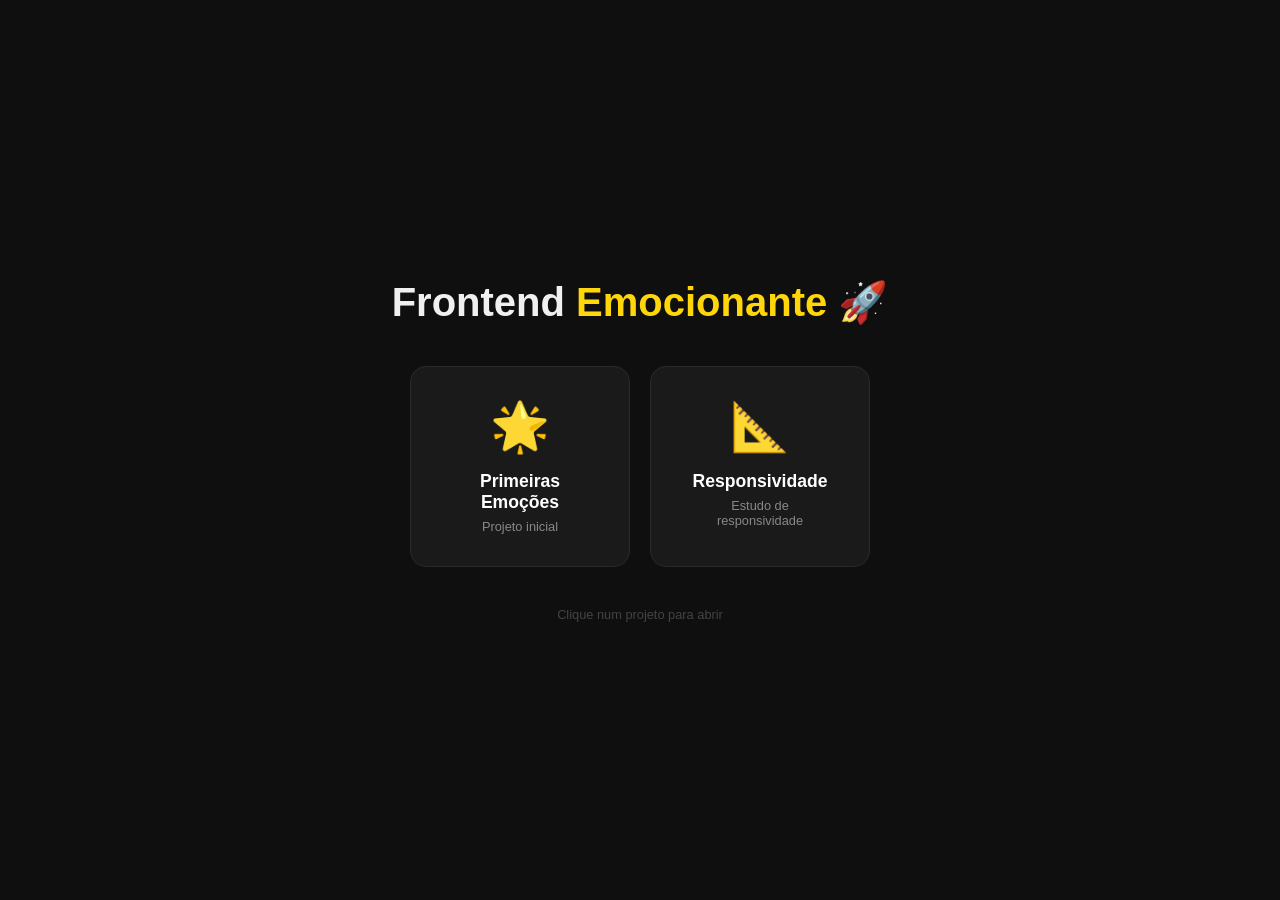
<file: index.html>
<!DOCTYPE html>
<html lang="pt-BR">
<head>
  <meta charset="UTF-8">
  <meta name="viewport" content="width=device-width, initial-scale=1.0">
  <title>Frontend Emocionante</title>
  <style>
    * { box-sizing: border-box; margin: 0; padding: 0; }

    body {
      font-family: sans-serif;
      background: #0f0f0f;
      color: white;
      min-height: 100vh;
      display: flex;
      flex-direction: column;
      align-items: center;
      justify-content: center;
      gap: 40px;
      padding: 40px 16px;
    }

    h1 {
      font-size: clamp(1.5rem, 4vw, 2.5rem);
      text-align: center;
      color: #f0f0f0;
    }

    h1 span { color: #ffd60a; }

    .projetos {
      display: flex;
      flex-wrap: wrap;
      gap: 20px;
      justify-content: center;
    }

    .card {
      background: #1a1a1a;
      border: 1px solid #2a2a2a;
      border-radius: 16px;
      padding: 32px 40px;
      text-align: center;
      text-decoration: none;
      color: white;
      width: 220px;
      transition: transform 0.2s, border-color 0.2s;
    }

    .card:hover {
      transform: translateY(-4px);
      border-color: #ffd60a;
    }

    .card .emoji { font-size: 3rem; margin-bottom: 16px; }

    .card h2 { font-size: 1.1rem; margin-bottom: 6px; }

    .card p { font-size: 0.8rem; color: #888; }

    footer { color: #444; font-size: 0.8rem; }
  </style>
</head>
<body>

  <h1>Frontend <span>Emocionante</span> 🚀</h1>

  <div class="projetos">
    <a class="card" href="primeiras_emocoes/index.html">
      <div class="emoji">🌟</div>
      <h2>Primeiras Emoções</h2>
      <p>Projeto inicial</p>
    </a>

    <a class="card" href="responsividade/index.html">
      <div class="emoji">📐</div>
      <h2>Responsividade</h2>
      <p>Estudo de responsividade</p>
    </a>
  </div>

  <footer>Clique num projeto para abrir</footer>

</body>
</html>
</file>
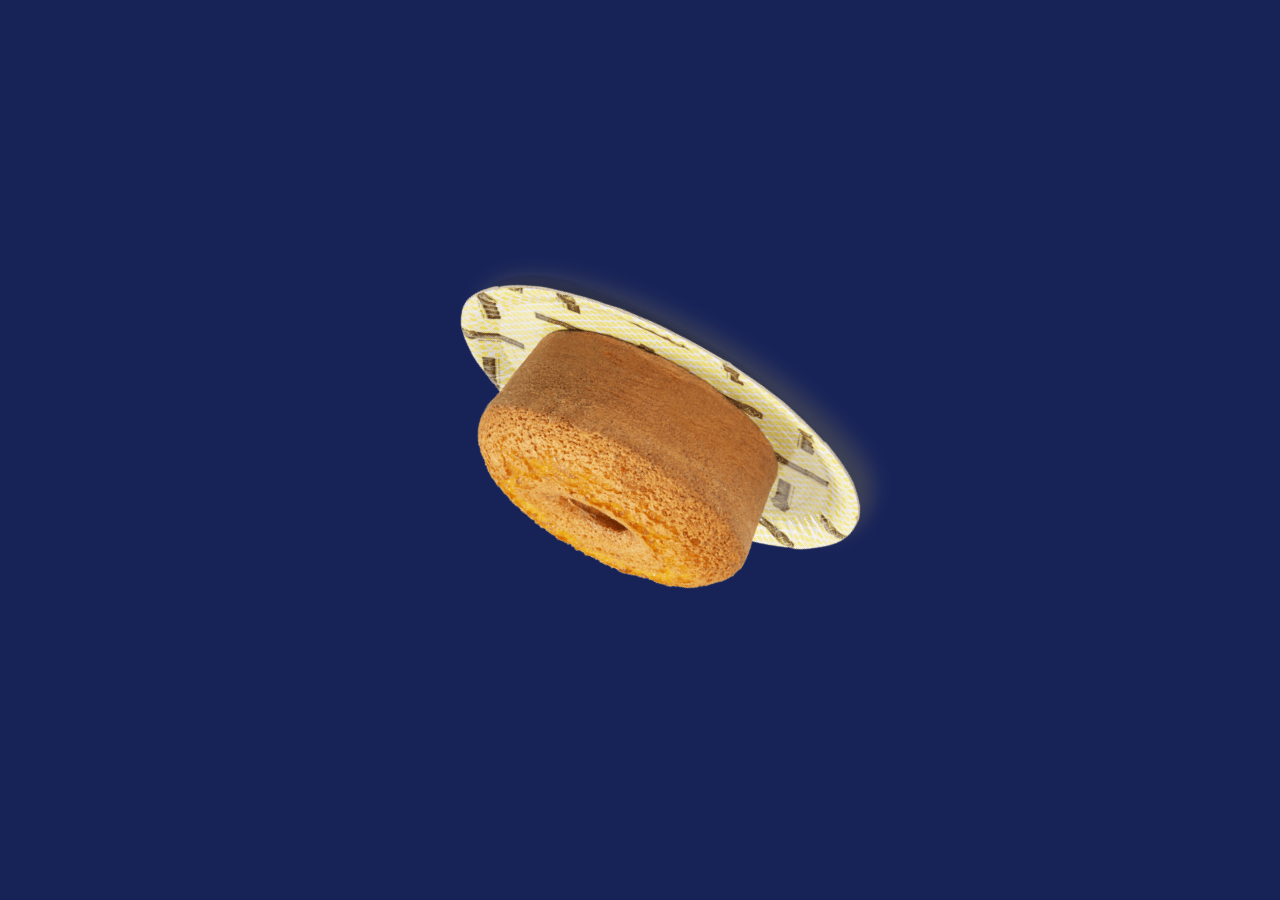
<file: primeiras_emocoes/index.html>
<!DOCTYPE html>
<html lang="pt-BR">
<head>
  <meta charset="UTF-8" />
  <meta name="viewport" content="width=device-width, initial-scale=1.0" />
  <title>Projeto</title>
  <link rel="stylesheet" href="style.css" />
</head>
<body>

 <div class="center">
 <img src="fuba.png" alt="imagem"/3>

 </div>
<script src="app.js"></script>
</body>
</html>
</file>
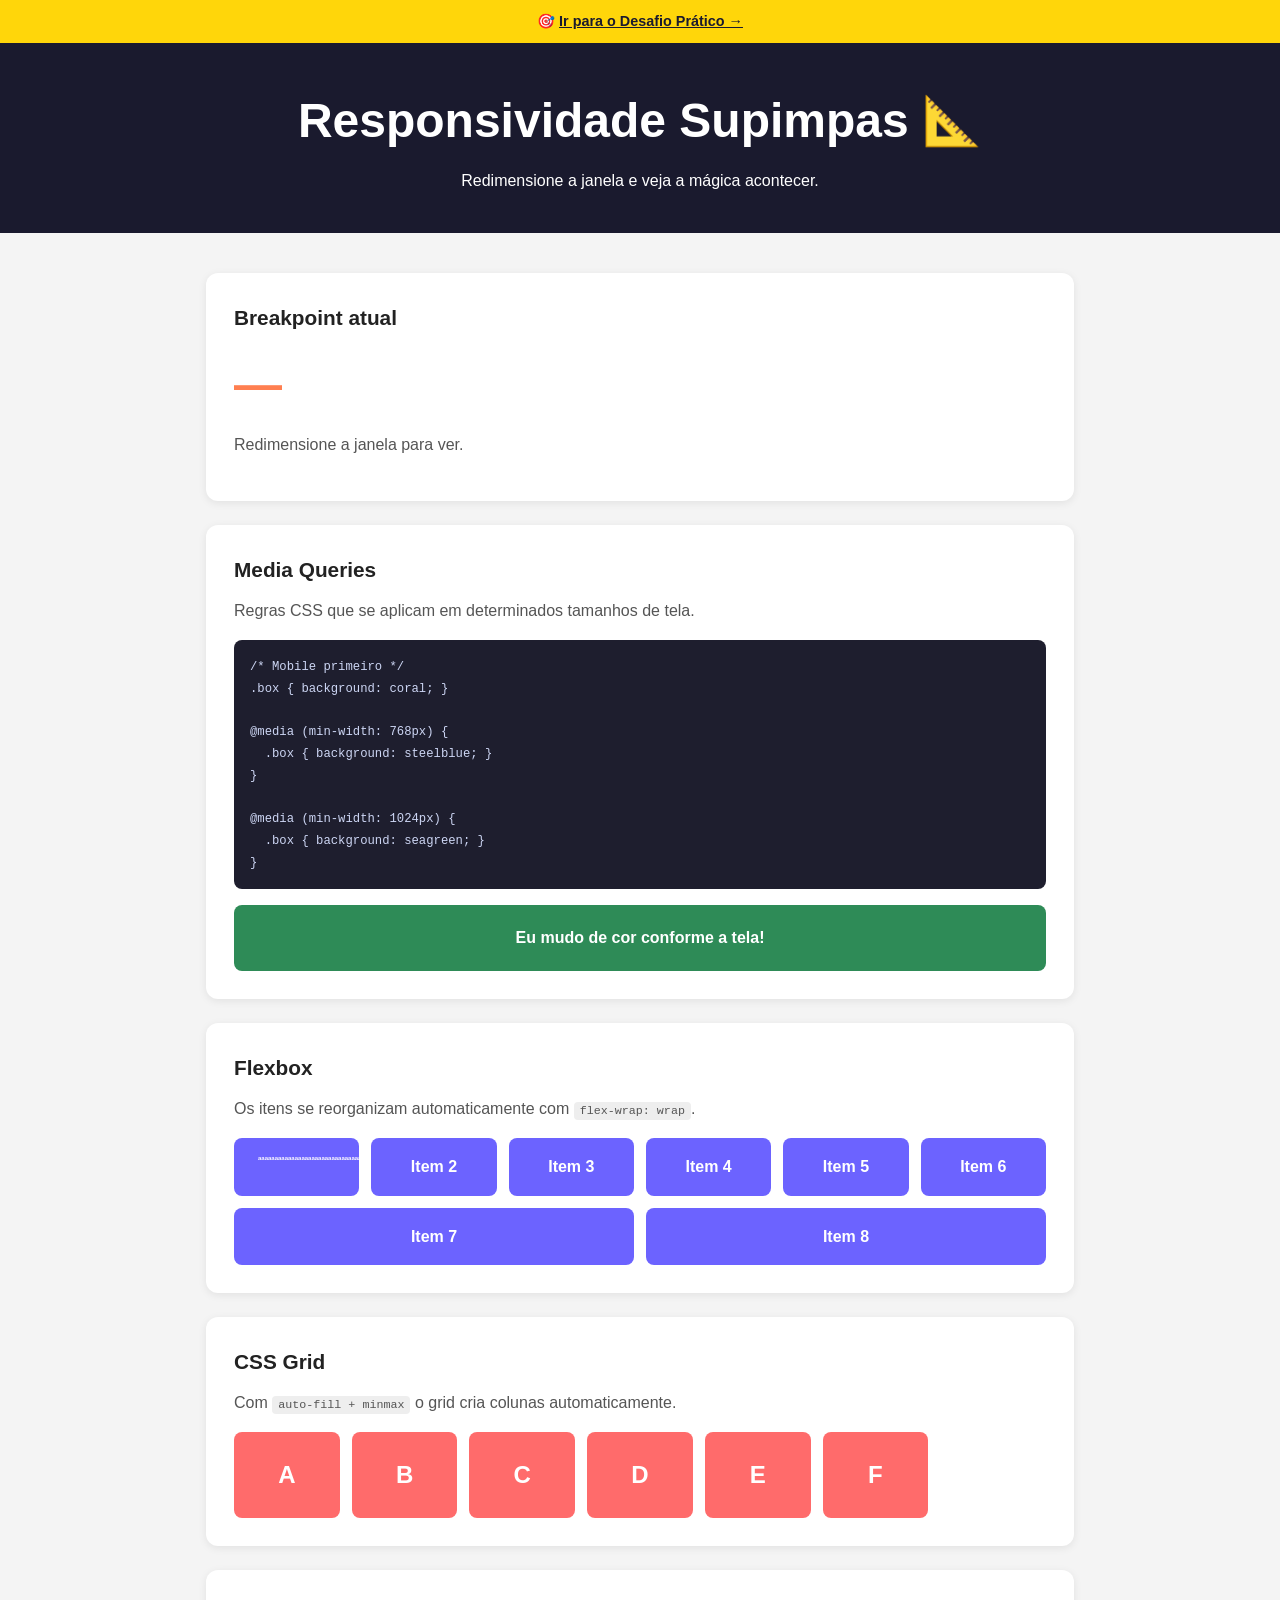
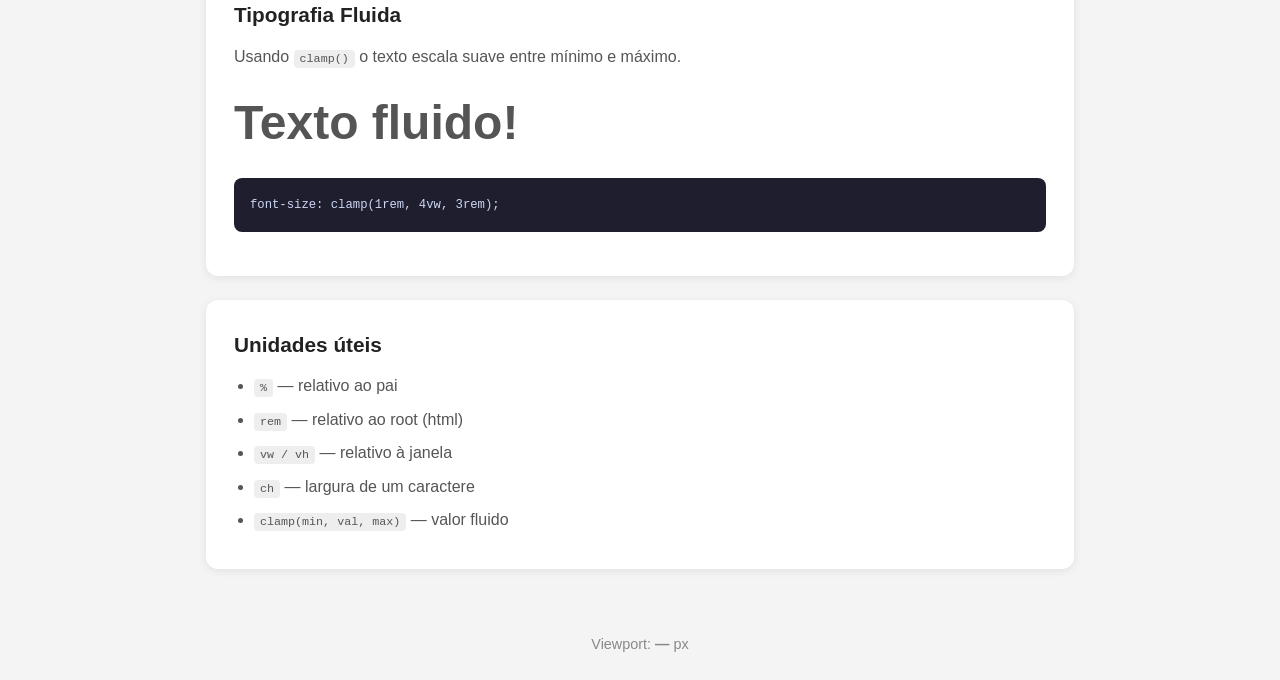
<file: responsividade/index.html>
<!DOCTYPE html>
<html lang="pt-BR">
<head>
  <meta charset="UTF-8">
  <meta name="viewport" content="width=device-width, initial-scale=1.0">
  <title>Responsividade Supimpas</title>
  <link rel="stylesheet" href="style.css">
</head>
<body>

  <div style="background:#ffd60a;text-align:center;padding:10px;font-size:0.9rem;font-weight:bold;">
    🎯 <a href="desafio.html" style="color:#1a1a2e;">Ir para o Desafio Prático →</a>
  </div>

  <header>
    <h1>Responsividade Supimpas 📐</h1>
    <p>Redimensione a janela e veja a mágica acontecer.</p>
  </header>

  <main>

    <!-- BREAKPOINT ATUAL -->
    <section class="card">
      <h2>Breakpoint atual</h2>
      <div class="breakpoint-label" id="bpLabel">—</div>
      <p id="bpDesc">Redimensione a janela para ver.</p>
    </section>

    <!-- MEDIA QUERIES -->
    <section class="card">
      <h2>Media Queries</h2>
      <p>Regras CSS que se aplicam em determinados tamanhos de tela.</p>
      <pre><code>/* Mobile primeiro */
.box { background: coral; }

@media (min-width: 768px) {
  .box { background: steelblue; }
}

@media (min-width: 1024px) {
  .box { background: seagreen; }
}</code></pre>
      <div class="mq-box">Eu mudo de cor conforme a tela!</div>
    </section>

    <!-- FLEXBOX -->
    <section class="card">
      <h2>Flexbox</h2>
      <p>Os itens se reorganizam automaticamente com <code>flex-wrap: wrap</code>.</p>
      <div class="flex-demo">
        <div class="flex-item">aaaaaaaaaaaaaaaaaaaaaaaaaaaaaaaaaaaaaaaaaaaaaaaaaaaaaaaaaaaaaaaaaaaaaaaaa</div>
        <div class="flex-item">Item 2</div>
        <div class="flex-item">Item 3</div>
        <div class="flex-item">Item 4</div>
         <div class="flex-item">Item 5</div>
        <div class="flex-item">Item 6</div>
        <div class="flex-item">Item 7</div>
        <div class="flex-item">Item 8</div>
      </div>
    </section>

    <!-- GRID -->
    <section class="card">
      <h2>CSS Grid</h2>
      <p>Com <code>auto-fill + minmax</code> o grid cria colunas automaticamente.</p>
      <div class="grid-demo">
        <div class="grid-item">A</div>
        <div class="grid-item">B</div>
        <div class="grid-item">C</div>
        <div class="grid-item">D</div>
        <div class="grid-item">E</div>
        <div class="grid-item">F</div>
      </div>
    </section>

    <!-- TIPOGRAFIA FLUIDA -->
    <section class="card">
      <h2>Tipografia Fluida</h2>
      <p>Usando <code>clamp()</code> o texto escala suave entre mínimo e máximo.</p>
      <p class="fluid-text">Texto fluido!</p>
      <pre><code>font-size: clamp(1rem, 4vw, 3rem);</code></pre>
    </section>

    <!-- UNIDADES -->
    <section class="card">
      <h2>Unidades úteis</h2>
      <ul>
        <li><code>%</code> — relativo ao pai</li>
        <li><code>rem</code> — relativo ao root (html)</li>
        <li><code>vw / vh</code> — relativo à janela</li>
        <li><code>ch</code> — largura de um caractere</li>
        <li><code>clamp(min, val, max)</code> — valor fluido</li>
      </ul>
    </section>

  </main>

  <footer>
    <p>Viewport: <strong id="vpSize">—</strong> px</p>
  </footer>

  <script src="app.js"></script>
</body>
</html>
</file>
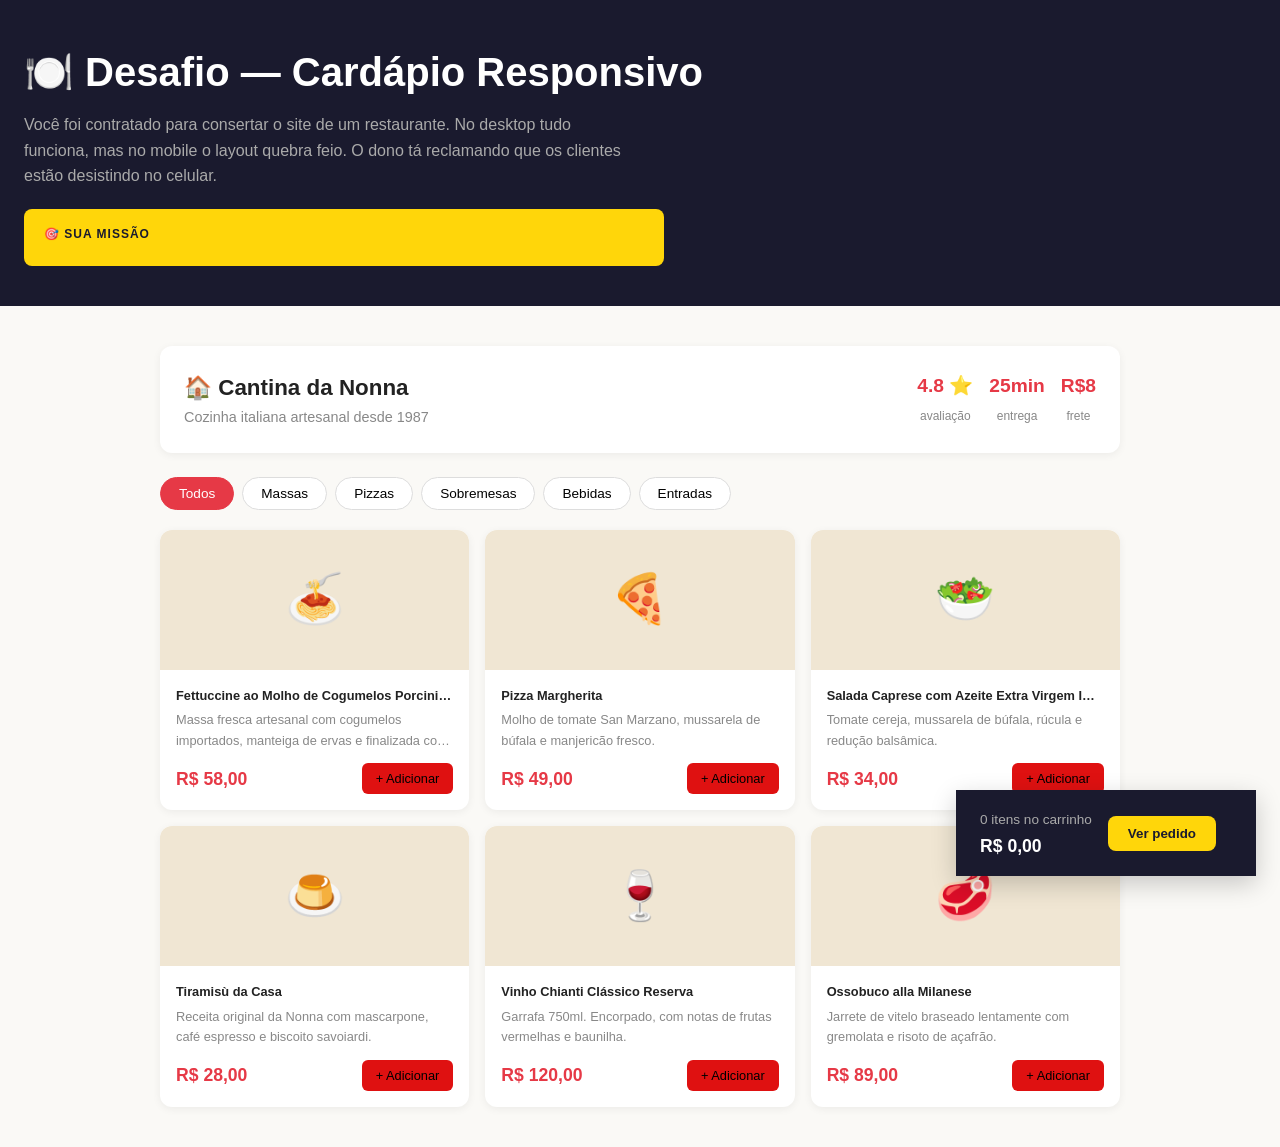
<file: reponsividade_desafio/desafio.html>
<!DOCTYPE html>
<html lang="pt-BR">
<head>
  <meta charset="UTF-8">
  <meta name="viewport" content="width=device-width, initial-scale=1.0">
  <title>Desafio — Cardápio Responsivo</title>
  <link rel="stylesheet" href="style.css">
</head>
<body>

  <!-- BRIEF DO DESAFIO -->
  <div class="brief">
    <h1>🍽️ Desafio — Cardápio Responsivo</h1>
    <p>
      Você foi contratado para consertar o site de um restaurante. No desktop tudo funciona, mas no mobile o layout quebra feio. O dono tá reclamando que os clientes estão desistindo no celular.
    </p>
    <div class="missao">
      <strong>🎯 Sua missão</strong>
    </div>
  </div>

  <!-- SITE DO RESTAURANTE (QUEBRADO NO MOBILE) -->
  <div class="site">

    <div class="restaurant-header">
      <div class="restaurant-info">
        <h2>🏠 Cantina da Nonna</h2>
        <p>Cozinha italiana artesanal desde 1987</p>
      </div>
      <div class="restaurant-meta">
        <div class="meta-item">
          <span>4.8 ⭐</span>
          <small>avaliação</small>
        </div>
        <div class="meta-item">
          <span>25min</span>
          <small>entrega</small>
        </div>
        <div class="meta-item">
          <span>R$8</span>
          <small>frete</small>
        </div>
      </div>
    </div>

    <div class="filtros">
      <button class="filtro-btn ativo">Todos</button>
      <button class="filtro-btn">Massas</button>
      <button class="filtro-btn">Pizzas</button>
      <button class="filtro-btn">Sobremesas</button>
      <button class="filtro-btn">Bebidas</button>
      <button class="filtro-btn">Entradas</button>
    </div>

    <div class="menu-grid">

      <div class="prato-card">
        <div class="prato-img">🍝</div>
        <div class="prato-info">
          <div class="prato-nome">Fettuccine ao Molho de Cogumelos Porcini com Trufas Negras</div>
          <div class="prato-desc">Massa fresca artesanal com cogumelos importados, manteiga de ervas e finalizada com trufa negra ralada na hora.</div>
          <div class="prato-footer">
            <span class="prato-preco">R$ 58,00</span>
            <button class="btn-add">+ Adicionar</button>
          </div>
        </div>
      </div>

      <div class="prato-card">
        <div class="prato-img">🍕</div>
        <div class="prato-info">
          <div class="prato-nome">Pizza Margherita</div>
          <div class="prato-desc">Molho de tomate San Marzano, mussarela de búfala e manjericão fresco.</div>
          <div class="prato-footer">
            <span class="prato-preco">R$ 49,00</span>
            <button class="btn-add">+ Adicionar</button>
          </div>
        </div>
      </div>

      <div class="prato-card">
        <div class="prato-img">🥗</div>
        <div class="prato-info">
          <div class="prato-nome">Salada Caprese com Azeite Extra Virgem Importado</div>
          <div class="prato-desc">Tomate cereja, mussarela de búfala, rúcula e redução balsâmica.</div>
          <div class="prato-footer">
            <span class="prato-preco">R$ 34,00</span>
            <button class="btn-add">+ Adicionar</button>
          </div>
        </div>
      </div>

      <div class="prato-card">
        <div class="prato-img">🍮</div>
        <div class="prato-info">
          <div class="prato-nome">Tiramisù da Casa</div>
          <div class="prato-desc">Receita original da Nonna com mascarpone, café espresso e biscoito savoiardi.</div>
          <div class="prato-footer">
            <span class="prato-preco">R$ 28,00</span>
            <button class="btn-add">+ Adicionar</button>
          </div>
        </div>
      </div>

      <div class="prato-card">
        <div class="prato-img">🍷</div>
        <div class="prato-info">
          <div class="prato-nome">Vinho Chianti Clássico Reserva</div>
          <div class="prato-desc">Garrafa 750ml. Encorpado, com notas de frutas vermelhas e baunilha.</div>
          <div class="prato-footer">
            <span class="prato-preco">R$ 120,00</span>
            <button class="btn-add">+ Adicionar</button>
          </div>
        </div>
      </div>

      <div class="prato-card">
        <div class="prato-img">🥩</div>
        <div class="prato-info">
          <div class="prato-nome">Ossobuco alla Milanese</div>
          <div class="prato-desc">Jarrete de vitelo braseado lentamente com gremolata e risoto de açafrão.</div>
          <div class="prato-footer">
            <span class="prato-preco">R$ 89,00</span>
            <button class="btn-add">+ Adicionar</button>
          </div>
        </div>
      </div>

    </div>
  </div>

  <!-- BARRA DE PEDIDO FIXA -->
  <div class="pedido-bar ">
    <div>
      <span class="pedido-bar-itens">0 itens no carrinho</span>
      <strong class="pedido-bar-total">R$ 0,00</strong>
    </div>
    <button id="verPedido">Ver pedido</button>
    <div id="conteudo"></div>
  </div>

  <script src="app.js"></script>

  <script>
    document.getElementById('verPedido').addEventListener('click', function() {
      window.location.href = 'pedido.html';
      //window.location.href → abre na mesma aba
    });
  </script>
  <script src="pedido.js"></script>
 

  
</body>
</html>
</file>
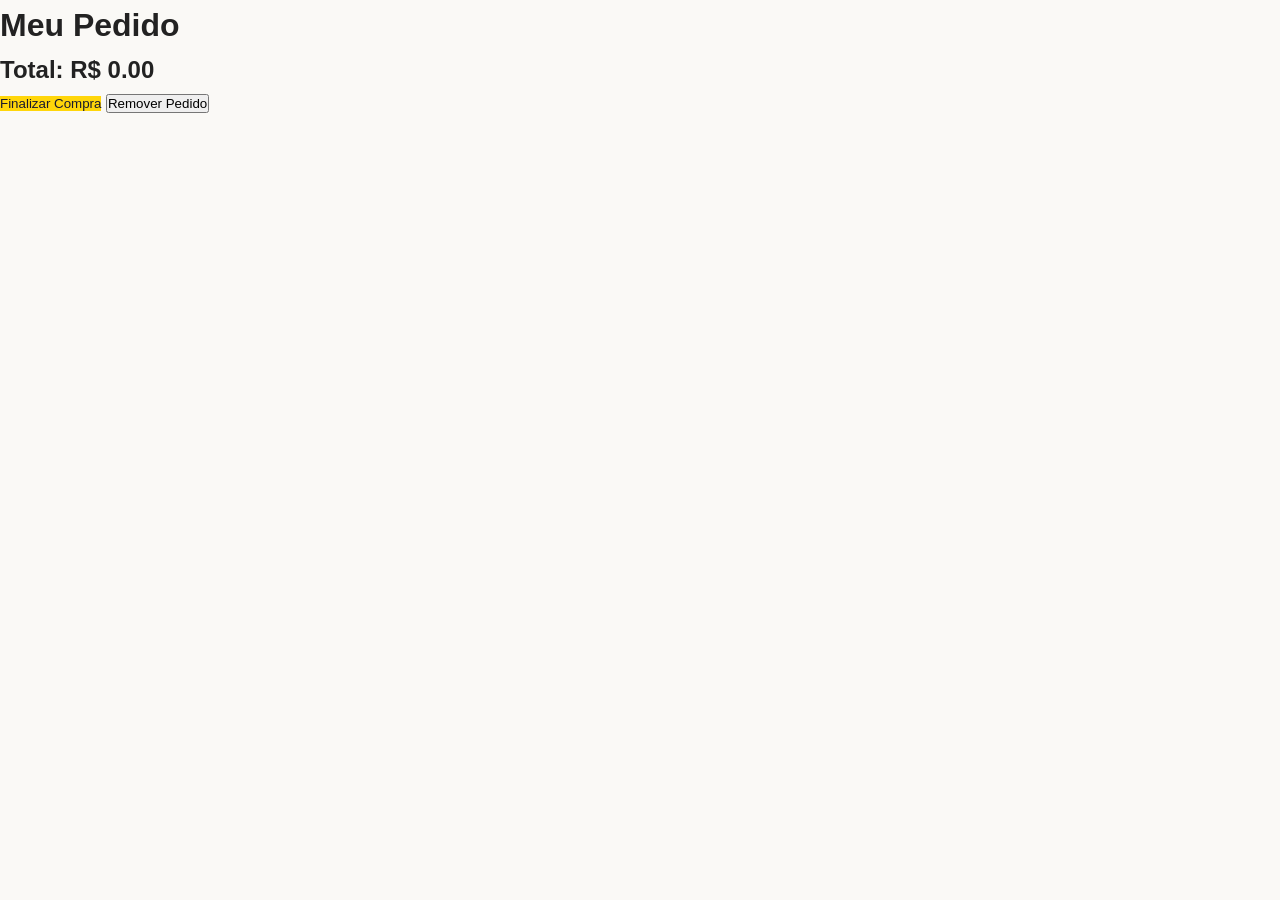
<file: reponsividade_desafio/pedido.html>
<!DOCTYPE html>
<html lang="pt-BR">
<head>
  <meta charset="UTF-8">
  <meta name="viewport" content="width=device-width, initial-scale=1.0">
  <title>Meu Pedido</title>
  <link rel="stylesheet" href="style.css">
</head>
<body>

  <h1> Meu Pedido</h1>

  <div id="lista-pedidos">
  </div>

  <h2 id="total"> Total: R$ 0,00</h2>

  <button id="finalizarCompra" class="finalizar-btn">
    Finalizar Compra </button>
    <button id="RemoverPedido" class="Remover-btn">
      Remover Pedido
    </button>

  <script src="pedido.js"></script>

</body>
</html>
</file>
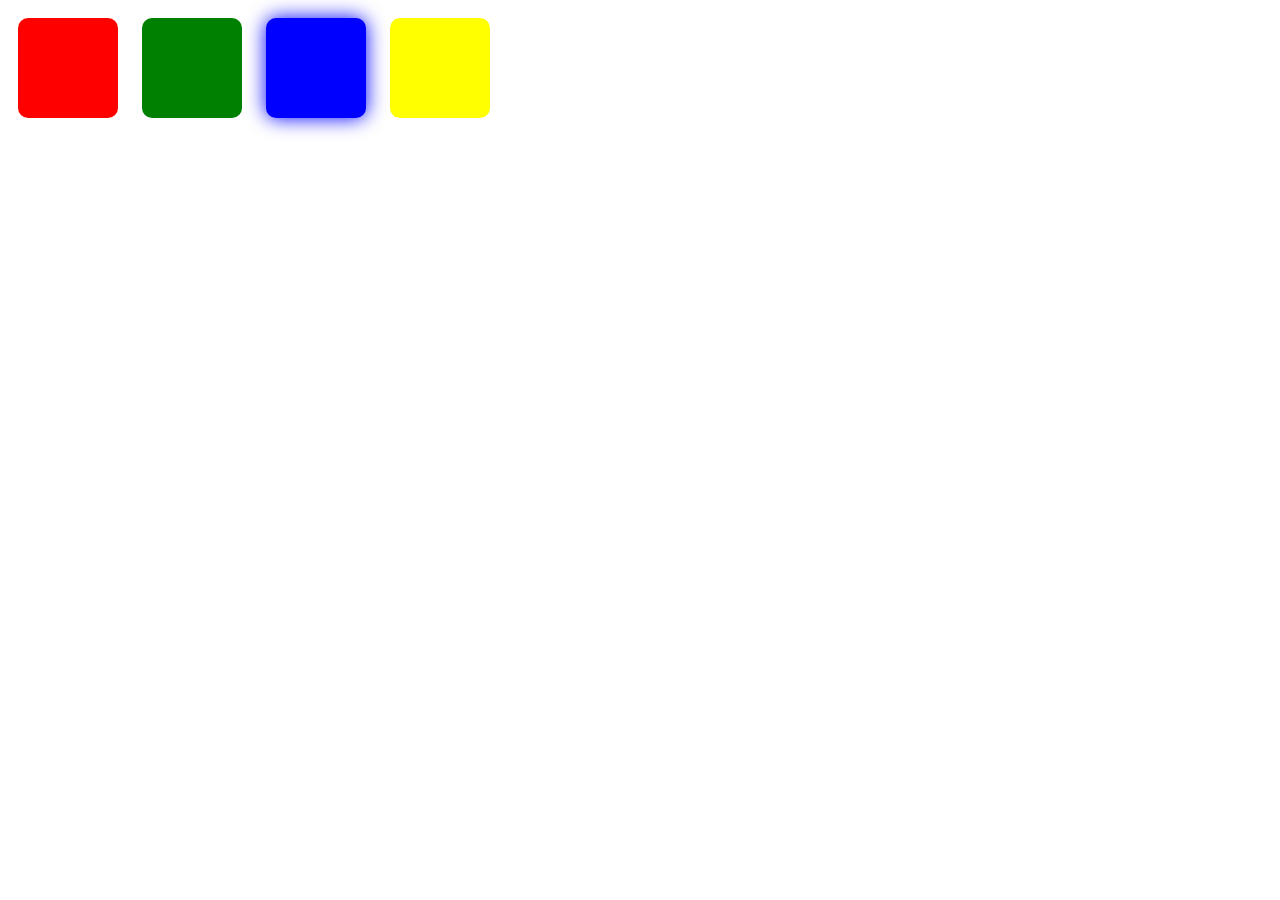
<file: simon diz/simon.html>
<!DOCTYPE html>
<html lang="en">
<head>
    <meta charset="UTF-8">
    <meta name="viewport" content="width=device-width, initial-scale=1.0">
    <title>SimonDiz</title>
    <link rel="stylesheet" href="simon.css">
    <script src="simon.js" defer></script>
</head>
<body>
    <button id="red" class="button"></button>
    <button id="green" class="button"></button>
    <button id="blue" class="button"></button>
    <button id="yellow" class="button"></button>

    <p class="resultado-erro"></p>


    



</body>
</html>
</file>
<file: primeiras_emocoes/style.css>
body{
  margin: 0;
  font-family: Poppins, sans-serif;
}
.center{
  display: flex;
  justify-content: center;
  align-items: center;
  background-color:blue;
  color: white;
  height: 100vh;
}
</file>
<file: responsividade/style.css>
* {
  box-sizing: border-box;
  margin: 0;
  padding: 0;
}

body {
  font-family: sans-serif;
  background: #f4f4f4;
  color: #222;
  line-height: 1.6;
}

/* HEADER */
header {
  background: #1a1a2e;
  color: white;
  padding: 40px 24px;
  text-align: center;
}

header h1 {
  font-size: clamp(1.5rem, 5vw, 3rem);
  margin-bottom: 8px;
}

/* MAIN */
main {
  max-width: 900px;
  margin: 40px auto;
  padding: 0 16px;
  display: grid;
  gap: 24px;
}

/* CARDS */
.card {
  background: white;
  border-radius: 12px;
  padding: 28px;
  box-shadow: 0 2px 8px rgba(0,0,0,0.08);
}

.card h2 {
  margin-bottom: 12px;
  font-size: 1.3rem;
}

.card p {
  color: #555;
  margin-bottom: 16px;
}

.card ul {
  padding-left: 20px;
  color: #555;
}

.card li {
  margin-bottom: 8px;
}

/* CODE */
pre {
  background: #1e1e2e;
  color: #cdd6f4;
  padding: 16px;
  border-radius: 8px;
  font-size: 0.85rem;
  overflow-x: auto;
  margin-bottom: 16px;
}

code {
  background: #eee;
  padding: 2px 6px;
  border-radius: 4px;
  font-size: 0.9em;
}

pre code {
  background: none;
  padding: 0;
}

/* BREAKPOINT LABEL */
.breakpoint-label {
  font-size: 3rem;
  font-weight: bold;
  color: coral;
  margin: 8px 0;
}

/* MQ BOX - muda de cor com media query */
.mq-box {
  padding: 20px;
  border-radius: 8px;
  text-align: center;
  font-weight: bold;
  color: white;
  background: coral;
}

@media (min-width: 768px) {
  .mq-box { background: steelblue; }
}

@media (min-width: 1024px) {
  .mq-box { background: seagreen; }
}

/* FLEXBOX DEMO */
.flex-demo {
  display: flex;
  flex-wrap: wrap;
  gap: 12px;
}

.flex-item {
  background: #6c63ff;
  color: white;
  padding: 16px 24px;
  border-radius: 8px;
  flex: 1 1 120px;
  text-align: center;
  font-weight: bold;
  overflow: hidden;
  text-overflow: clip;
}

/* GRID DEMO */
.grid-demo {
  display: grid;
  grid-template-columns: repeat(auto-fill, minmax(100px, 1fr));
  gap: 12px;
}

.grid-item {
  background: #ff6b6b;
  color: white;
  padding: 24px;
  border-radius: 8px;
  text-align: center;
  font-size: 1.5rem;
  font-weight: bold;
}

/* TIPOGRAFIA FLUIDA */
.fluid-text {
  font-size: clamp(1rem, 4vw, 3rem);
  font-weight: bold;
  color: #1a1a2e;
  margin-bottom: 12px;
}

/* FOOTER */
footer {
  text-align: center;
  padding: 24px;
  color: #888;
  font-size: 0.9rem;
}
</file>
<file: reponsividade_desafio/style.css>
* { box-sizing: border-box; margin: 0; padding: 0; }

body {
  font-family: sans-serif;
  background: #faf9f6;
  color: #222;
  line-height: 1.6;
}

/* ─── BRIEF ─────────────────────────────────────────── */
.brief {
  background: #1a1a2e;
  color: white;
  padding: 40px 24px;
}

.brief h1 { font-size: clamp(1.5rem, 4vw, 2.5rem); margin-bottom: 8px; }
.brief p  { color: #aaa; max-width: 600px; margin-bottom: 20px; }

.missao {
  background: #ffd60a;
  color: #1a1a2e;
  border-radius: 8px;
  padding: 16px 20px;
  max-width: 640px;
}

.missao strong { display: block; margin-bottom: 6px; font-size: 0.75rem; letter-spacing: 1px; text-transform: uppercase; }
.missao ul { padding-left: 18px; font-size: 0.9rem; }
.missao li { margin-bottom: 4px; }

/* ─── LAYOUT DO SITE ─────────────────────────────────── */
.site {
  max-width: 1000px;
  margin: 40px auto;
  padding: 0 20px;
}

/* CABEÇALHO DO RESTAURANTE */
.restaurant-header {
  /* TODO: no mobile isso deve empilhar em coluna */
  display: flex;
  align-items: center;
  justify-content: space-between;
  gap: 20px;
  background: white;
  border-radius: 12px;
  padding: 24px;
  margin-bottom: 24px;
  box-shadow: 0 2px 8px rgba(0,0,0,0.06);
}
@media (max-width: 600px) {
  .restaurant-header {
    flex-direction: column;
    align-items: flex-start;
  }
}
@media (min-width:768px){
    .menu-grid{
        grid-template-columns:repeat(2,1fr);
    }
}
@media (min-width:1024px){
    .menu-grid{
        grid-template-columns:repeat(3,1fr);
    }
}

.restaurant-info h2 { font-size: 1.4rem; }
.restaurant-info p  { color: #888; font-size: 0.9rem; }

.restaurant-meta {
  /* TODO: no mobile isso deve virar flex-wrap */
  display: flex;
  gap: 16px;
  text-align: center;
  flex-shrink: 0;
}

.meta-item span {
  display: block;
  font-size: 1.2rem;
  font-weight: bold;
  color: #e63946;
}

.meta-item small { color: #888; font-size: 0.75rem; }

/* FILTROS */
.filtros {
  /* TODO: no mobile deve ter scroll horizontal */
  display: flex;
  gap: 8px;
  margin-bottom: 20px;
  overflow-x:auto;

}

.filtro-btn {
  background: white;
  border: 1px solid #ddd;
  border-radius: 100px;
  padding: 8px 18px;
  font-size: 0.85rem;
  cursor: pointer;
  white-space: nowrap;
}

.filtro-btn.ativo {
  background: #e63946;
  color: white;
  border-color: #e63946;
}

/* GRID DE PRATOS */
.menu-grid {
  /* TODO: no mobile deve ser 1 coluna */
  display: grid;
  grid-template-columns: repeat(3, 1fr);
  gap: 16px;
}

@media (max-width: 600px) {
  .menu-grid {
    grid-template-columns: 1fr;
  }
}

/* CARD DE PRATO */
.prato-card {
  background: white;
  border-radius: 12px;
  overflow: hidden;
  box-shadow: 0 2px 8px rgba(0,0,0,0.06);
}

.prato-img {
  width: 100%;
  height: 140px;
  background: #f0e6d3;
  display: flex;
  align-items: center;
  justify-content: center;
  font-size: 3rem;
}

.prato-info {
  padding: 16px;
}

.prato-nome {
  font-weight: bold;
  margin-bottom: 4px;
  font-size: 0.8rem;
  text-overflow: ellipsis;
  overflow: hidden;
  white-space: nowrap;
  /* TODO: texto longo deve truncar com ... */
}

.prato-desc {
  font-size: 0.8rem;
  color: #888;
  margin-bottom: 12px;
  display: -webkit-box;           /* Define como caixa flexível */
  -webkit-line-clamp: 2;          /* Número de linhas visíveis */
  line-clamp: 2;                  /* Compatibilidade com padrão */
  -webkit-box-orient: vertical;   /* Orientação vertical */
  overflow: hidden;  

  
  /* TODO: limitar a 2 linhas */
}

.prato-footer {
  display: flex;
  align-items: center;
  justify-content: space-between;
}

.prato-preco {
  font-weight: bold;
  color: #e63946;
  font-size: 1.1rem;
  /* TODO: deve usar clamp para escalar */
}

.btn-add {
  background: #df1111;
  color:hite;
  border: none;
  border-radius: 6px;
  padding: 8px 14px;
  font-size: 0.8rem;
  cursor: pointer;
}

/* BARRA DE PEDIDO FIXA */
.pedido-bar {
  /* TODO: no mobile ocupar largura total */
  position: fixed;
  bottom: 24px;
  right: 24px;
  background: #1a1a2e;
  color: white;
  border-radius: 10px 10px 0px 0ppx;
  padding: 16px 24px;
  display: flex;
  align-items: center;
  gap: 16px;
  box-shadow: 0 8px 24px rgba(0,0,0,0.2);
}
@media (max-width: 600px) {
  .pedido-bar {
    bottom: 0;
    right: 0;
    left: 0;
  }
}

.pedido-bar span { font-size: 0.85rem; color: #aaa; }
.pedido-bar strong { display: block; font-size: 1.1rem; }
.pedido-bar button {
  background: #ffd60a;
  color: #1a1a2e;
  border: none;
  border-radius:  8px ; 
  padding: 10px 20px;
  font-weight: bold;
  cursor: pointer;
  /* TODO: texto não deve transbordar */
}
.finalizar-btn{
   background-color: #ffd60a;
    color: #1a1a2e;
    border: none;
}

/* ─── GABARITO (descomentar para ver a solução) ──────── */
/*
@media (max-width: 600px) {
  .restaurant-header {
    flex-direction: column;
    align-items: flex-start;
  }

  .restaurant-meta {
    flex-wrap: wrap;
    gap: 12px;
  }

  .filtros {
    overflow-x: auto;
    -webkit-overflow-scrolling: touch;
    scrollbar-width: none;
    padding-bottom: 4px;
  }

  .filtros::-webkit-scrollbar { display: none; }

  .menu-grid {
    grid-template-columns: 1fr;
  }

  .prato-nome {
    white-space: nowrap;
    overflow: hidden;
    text-overflow: ellipsis;
  }

  .prato-desc {
    display: -webkit-box;
    -webkit-line-clamp: 2;
    -webkit-box-orient: vertical;
    overflow: hidden;
  }

  .prato-preco {
    font-size: clamp(0.9rem, 3vw, 1.1rem);
  }

  .pedido-bar {
    bottom: 0;
    right: 0;
    left: 0;
    border-radius: 12px 12px 0 0;
    justify-content: space-between;
  }
}
*/
</file>
<file: simon diz/simon.css>
.button{
    width: 100px;
    height: 100px;
    margin: 10px;
    border: none;
    border-radius: 10px;
    
}

#red {
    background-color: red;
   

}
#green {
    background-color: green;
    

}
#yellow {
    background-color: yellow;
   

}
#blue {
    background-color: blue;
   
}
</file>
